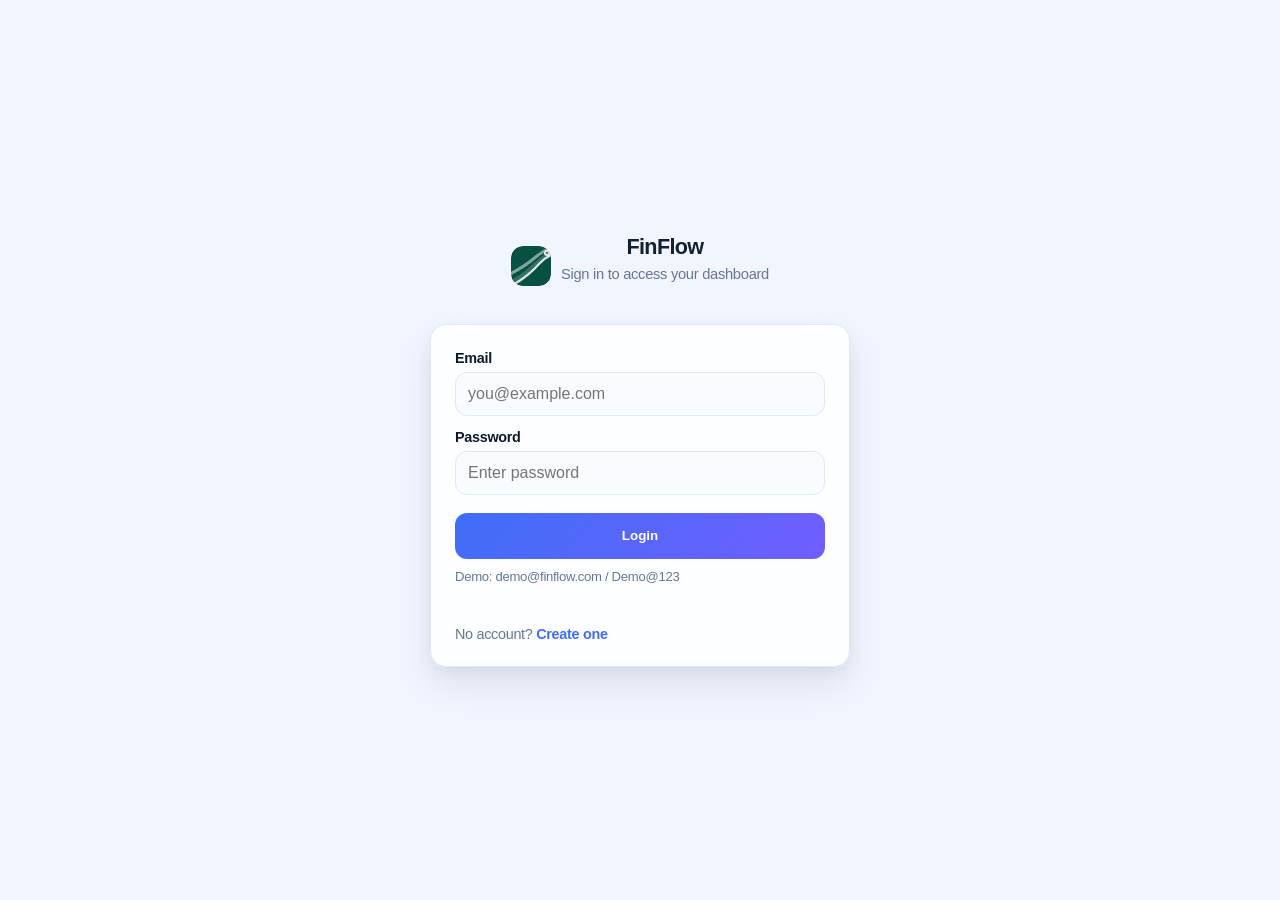
<file: FinFlow-Finance Dashboard/login.html>
<!DOCTYPE html>
<html lang="en">
<head>
  <meta charset="UTF-8" />
  <meta name="viewport" content="width=device-width, initial-scale=1.0" />
  <title>FinFlow | Login</title>
  <link rel="stylesheet" href="style.css" />
  <style>
    body {
      margin: 0;
      min-height: 100vh;
      display: grid;
      place-items: center;
      background: var(--bg-main, #f1f5ff);
      color: var(--text-main, #10182b);
      font-family: "Inter", sans-serif;
      padding: 20px;
    }
    .auth-box {
      width: min(420px, 100%);
      background: var(--surface, #fff);
      border: 1px solid var(--line, #e1e8f5);
      border-radius: 16px;
      box-shadow: var(--shadow-card, 0 18px 40px rgba(20,33,60,.09));
      padding: 24px;
    }
    .auth-title {
      margin: 0;
      font-size: 1.35rem;
      font-weight: 800;
      letter-spacing: -0.03em;
      color: var(--text-primary, #10182b);
    }
    .auth-subtitle {
      margin: 6px 0 16px;
      color: var(--text-muted, #667796);
      font-size: .92rem;
    }
    .brand-lockup {
      display: flex;
      align-items: center;
      justify-content: center;
      gap: 10px;
      margin-bottom: 14px;
    }
    /* Logo mark — replaces the old gradient badge */
    .brand-badge {
      width: 40px;
      height: 40px;
      border-radius: 12px;
      display: grid;
      place-items: center;
      flex: 0 0 auto;
      overflow: hidden;
    }
    .brand-copy {
      text-align: center;
    }
    .form-label {
      font-size: .9rem;
      font-weight: 600;
      margin-bottom: 6px;
      display: inline-block;
    }
    .form-control {
      width: 100%;
      min-height: 44px;
      border-radius: 12px;
      border: 1px solid var(--line, #e1e8f5);
      padding: 0 12px;
      box-sizing: border-box;
      font: inherit;
      background: var(--surface-soft, #f8fbff);
      color: inherit;
      transition: border-color .15s, box-shadow .15s;
    }
    .form-control:focus {
      outline: none;
      border-color: var(--primary, #3f6ef6);
      box-shadow: 0 0 0 4px rgba(63, 110, 246, 0.15);
    }
    /* Field-level validation error state */
    .form-control.field-invalid {
      border-color: #d94e63;
      box-shadow: 0 0 0 3px rgba(217, 78, 99, 0.14);
    }
    .inline-field-error {
      display: block;
      font-size: .8rem;
      color: #d94e63;
      margin-top: 4px;
    }
    .auth-btn {
      width: 100%;
      border: 0;
      min-height: 46px;
      border-radius: 12px;
      font-weight: 700;
      color: #fff;
      margin-top: 18px;
      background: linear-gradient(130deg, var(--primary, #3f6ef6), var(--primary-2, #705eff));
      cursor: pointer;
      transition: opacity .15s;
    }
    .auth-btn:hover { opacity: .9; }
    .auth-meta {
      margin: 12px 0 0;
      color: var(--text-muted, #667796);
      font-size: .9rem;
    }
    .auth-meta a {
      color: var(--primary, #3f6ef6);
      text-decoration: none;
      font-weight: 700;
    }
    .auth-msg {
      min-height: 20px;
      font-size: .88rem;
      margin-top: 10px;
    }
    .auth-msg.error   { color: #d94e63; }
    .auth-msg.success { color: #0f9a75; }
    .auth-hint {
      margin: 10px 0 0;
      font-size: .82rem;
      color: var(--text-muted, #667796);
    }
    .auth-page {
      width: 100%;
      display: flex;
      flex-direction: column;
      align-items: center;
      gap: 12px;
    }
    .brand-top {
      width: min(420px, 100%);
      display: flex;
      justify-content: center;
    }
  </style>
</head>
<body data-page="login">
  <main class="auth-page">
    <div class="brand-top">
      <div class="brand-lockup" aria-label="FinFlow brand">

        <!-- FinFlow Logo Mark (replaces the old gradient FF badge) -->
        <div class="brand-badge" aria-hidden="true">
          <svg width="40" height="40" viewBox="0 0 40 40" xmlns="http://www.w3.org/2000/svg">
            <defs>
              <clipPath id="lmc">
                <rect width="40" height="40" rx="12"/>
              </clipPath>
            </defs>
            <rect width="40" height="40" rx="12" fill="#085041"/>
            <g clip-path="url(#lmc)" fill="none" stroke-linecap="round">
              <path d="M-1 37C9 32,19 24,26 17S37 9,42 6"   stroke="white" stroke-width="4"   opacity="0.18"/>
              <path d="M-1 28C9 23,19 16,26 10S37 3,43 0"   stroke="white" stroke-width="3"   opacity="0.48"/>
              <path d="M2 39C12 33,22 25,28 18S38 10,44 7"  stroke="white" stroke-width="2.2" opacity="0.85"/>
              <circle cx="36" cy="7" r="3" fill="white" opacity="0.92"/>
              <circle cx="36" cy="7" r="1.3" fill="#085041" opacity="0.7"/>
            </g>
          </svg>
        </div>

        <div class="brand-copy">
          <h2 class="auth-title">FinFlow</h2>
          <p class="auth-subtitle">Sign in to access your dashboard</p>
        </div>
      </div>
    </div>

    <section class="auth-box">
      <form id="loginForm" novalidate>
        <div>
          <label for="loginEmail" class="form-label">Email</label>
          <input id="loginEmail" class="form-control" type="email" placeholder="you@example.com" required />
        </div>

        <div style="margin-top:12px;">
          <label for="loginPassword" class="form-label">Password</label>
          <input id="loginPassword" class="form-control" type="password" placeholder="Enter password" required />
        </div>

        <button type="submit" class="auth-btn">Login</button>
        <p class="auth-hint">Demo: demo@finflow.com / Demo@123</p>
        <p id="loginMessage" class="auth-msg"></p>
      </form>

      <p class="auth-meta">No account? <a href="signup.html">Create one</a></p>
    </section>
  </main>

  <script src="auth.js"></script>
</body>
</html>
</file>
<file: FinFlow-Finance Dashboard/style.css>
* {
  margin: 0;
  padding: 0;
  box-sizing: border-box;
}

:root {
  --page-bg: #eef3f9;
  --surface: rgba(255, 255, 255, 0.88);
  --surface-strong: #ffffff;
  --text-primary: #122033;
  --text-secondary: #64748b;
  --border-soft: rgba(15, 23, 42, 0.08);
  --border-strong: rgba(15, 23, 42, 0.14);
  --shadow-lg: 0 18px 45px rgba(15, 23, 42, 0.08);
  --shadow-card: 0 18px 36px rgba(15, 23, 42, 0.08), 0 6px 16px rgba(15, 23, 42, 0.05);
  --shadow-card-hover: 0 26px 46px rgba(15, 23, 42, 0.12), 0 10px 22px rgba(15, 23, 42, 0.07);
  --radius-lg: 20px;
  --radius-md: 14px;
  --radius-sm: 10px;
  --control-bg: rgba(255, 255, 255, 0.62);
  --control-bg-hover: rgba(255, 255, 255, 0.85);
  --table-row-hover: rgba(37, 99, 235, 0.045);
  --accent: #2563eb;
  --accent-2: #10b981;
  --danger: #ef4444;
  --warning: #f59e0b;
}

body.dark-mode {
  --page-bg: #08111f;
  --surface: rgba(12, 20, 34, 0.88);
  --surface-strong: #0f1b2d;
  --text-primary: #ecf2ff;
  --text-secondary: #9fb0c8;
  --border-soft: rgba(148, 163, 184, 0.14);
  --border-strong: rgba(148, 163, 184, 0.24);
  --shadow-lg: 0 18px 45px rgba(0, 0, 0, 0.35);
  --shadow-card: 0 18px 40px rgba(0, 0, 0, 0.3), 0 6px 14px rgba(0, 0, 0, 0.22);
  --shadow-card-hover: 0 26px 48px rgba(0, 0, 0, 0.38), 0 10px 22px rgba(0, 0, 0, 0.26);
  --control-bg: rgba(20, 32, 52, 0.9);
  --control-bg-hover: rgba(28, 44, 70, 0.96);
  --table-row-hover: rgba(96, 165, 250, 0.12);
  --accent: #60a5fa;
  --accent-2: #34d399;
  --danger: #f87171;
  --warning: #fbbf24;
}
.brand-title {
  font-size: 28px;
  font-weight: 700;
  text-align: center;
  margin-bottom: 10px;
  color: #2c3e50; /* change based on your theme */
}

body {
  font-family: "Segoe UI", -apple-system, BlinkMacSystemFont, sans-serif;
  background:
    radial-gradient(circle at -12% -8%, rgba(88, 101, 242, 0.1), transparent 40%),
    radial-gradient(circle at 108% -2%, rgba(56, 189, 248, 0.08), transparent 36%),
    linear-gradient(180deg, #f5f7fc 0%, #eef2fb 100%),
    var(--page-bg);
  color: var(--text-primary);
  min-height: 100vh;
  letter-spacing: -0.3px;
}

.dashboard-layout {
  display: flex;
  min-height: 100vh;
}

/* Sidebar */
.sidebar {
  width: 295px;
  min-height: 100vh;
  background:
    radial-gradient(circle at 0% 0%, rgba(124, 58, 237, 0.2), transparent 38%),
    radial-gradient(circle at 100% 100%, rgba(37, 99, 235, 0.18), transparent 44%),
    linear-gradient(180deg, #090f2a 0%, #090d24 58%, #070b1e 100%);
  color: #fff;
  padding: 30px 22px;
  position: sticky;
  top: 0;
  box-shadow: 14px 0 48px rgba(0, 0, 0, 0.24), 8px 0 20px rgba(37, 99, 235, 0.08);
  display: flex;
  flex-direction: column;
  justify-content: space-between;
}

.sidebar-brand {
  display: flex;
  align-items: center;
  gap: 14px;
}

.brand-mark {
  width: 50px;
  height: 50px;
  border-radius: 14px;
  display: grid;
  place-items: center;
  font-size: 22px;
  background: linear-gradient(
    135deg,
    #60a5fa 0%,
    #34d399 100%
  );
  color: #fff;
  font-weight: 900;
  letter-spacing: 0.05em;
  box-shadow: 0 12px 24px rgba(37, 99, 235, 0.36), 0 4px 8px rgba(52, 211, 153, 0.18);
  border: 1px solid rgba(255, 255, 255, 0.12);
}

.logo {
  font-size: 30px;
  font-weight: 800;
  margin-bottom: 4px;
  line-height: 1.05;
  letter-spacing: -0.03em;
}

.sidebar-section-label {
  font-size: 12px;
  text-transform: uppercase;
  letter-spacing: 0.1em;
  color: rgba(187, 200, 224, 0.55);
  font-weight: 700;
  padding: 8px 10px 10px;
}

.sidebar-section-label--spaced {
  margin-top: 12px;
}

.sidebar-note,
.sidebar-footer-label {
  color: rgba(226, 232, 240, 0.7);
  margin-bottom: 0;
  font-size: 13px;
  line-height: 1.35;
}

.sidebar-line {
  border-color: rgba(255, 255, 255, 0.12);
  margin: 22px 0;
}

.sidebar-menu {
  list-style: none;
  padding-left: 0;
  margin-bottom: 22px;
}

.menu-item {
  width: 100%;
  display: flex;
  align-items: center;
  justify-content: flex-start;
  gap: 12px;
  padding: 12px 14px;
  border-radius: 12px;
  margin-bottom: 8px;
  cursor: pointer;
  transition: all 0.28s cubic-bezier(0.2, 0.8, 0.2, 1);
  color: #d8e3f0;
  font-size: 15px;
  font-weight: 700;
  letter-spacing: -0.01em;
  background: transparent;
  border: 1px solid transparent;
}

.menu-item i {
  width: 18px;
  font-size: 15px;
  opacity: 0.92;
  text-align: center;
}

.menu-item:hover {
  background: linear-gradient(90deg, rgba(96, 165, 250, 0.18), rgba(125, 211, 252, 0.08));
  color: #a5d8ff;
  transform: translateX(4px);
  border: 1px solid rgba(125, 211, 252, 0.18);
}

.menu-item.active {
  background: linear-gradient(90deg, rgba(96, 165, 250, 0.25), rgba(125, 211, 252, 0.1));
  color: #7dd3fc;
  box-shadow: inset 0 0 0 1.2px rgba(125, 211, 252, 0.34), 0 6px 16px rgba(96, 165, 250, 0.18);
  border: 1px solid rgba(125, 211, 252, 0.32);
}

.menu-item.active i {
  opacity: 1;
}

.sidebar-profile {
  display: flex;
  align-items: center;
  gap: 12px;
}

.sidebar-profile-avatar {
  width: 40px;
  height: 40px;
  border-radius: 50%;
  display: grid;
  place-items: center;
  color: #fff;
  font-size: 13px;
  font-weight: 800;
  background: linear-gradient(135deg, #6366f1, #4f46e5);
}

.sidebar-profile-name {
  margin: 0;
  color: #e4eaff;
  font-size: 20px;
  font-weight: 700;
  line-height: 1.15;
}

.sidebar-profile-plan {
  margin: 2px 0 0;
  color: rgba(191, 202, 229, 0.74);
  font-size: 13px;
}

.sidebar-profile-arrow {
  margin-left: auto;
  color: rgba(168, 184, 221, 0.8);
}

/* Main content */
.main-content {
  flex: 1;
  padding: 34px 44px 44px;
}

.content-wrapper {
  max-width: 1920px;
  margin: 0 auto;
}

/* Topbar */
.topbar {
  display: grid;
  grid-template-columns: 1fr;
  gap: 22px;
  margin-bottom: 34px;
}

.topbar-copy {
  order: 2;
}

.page-title {
  font-size: clamp(2.35rem, 2.9vw, 3.15rem);
  font-weight: 900;
  letter-spacing: -0.02em;
  line-height: 1.15;
  margin-bottom: 10px;
  background: linear-gradient(135deg, var(--text-primary), color-mix(in srgb, var(--text-primary) 78%, #6b7280));
  -webkit-background-clip: text;
  -webkit-text-fill-color: transparent;
  background-clip: text;
}

.page-subtitle {
  color: var(--text-secondary);
  font-size: 18px;
  line-height: 1.7;
  margin-bottom: 0;
  max-width: 65ch;
  font-weight: 400;
}

.topbar-actions {
  display: flex;
  align-items: center;
  justify-content: space-between;
  gap: 12px;
  order: 1;
  padding: 0;
}

.topbar-cta {
  display: flex;
  align-items: center;
  gap: 10px;
}

.search-shell {
  display: flex;
  align-items: center;
  gap: 10px;
  width: min(460px, 100%);
  padding: 0 18px;
  border-radius: var(--radius-md);
  background: linear-gradient(135deg, rgba(255, 255, 255, 0.94), rgba(255, 255, 255, 0.88));
  border: 1.2px solid rgba(255, 255, 255, 0.7);
  box-shadow: 0 12px 28px rgba(15, 23, 42, 0.1), 0 2px 4px rgba(15, 23, 42, 0.04);
  transition: border-color 0.28s ease, box-shadow 0.28s ease, transform 0.28s ease;
}

.search-shell i {
  color: var(--text-secondary);
}

.search-shell:focus-within {
  border-color: rgba(37, 99, 235, 0.5);
  box-shadow: 0 18px 36px rgba(37, 99, 235, 0.18), 0 4px 8px rgba(37, 99, 235, 0.08);
  transform: translateY(-2px);
}

.search-box {
  width: 100%;
  border: 0;
  background: transparent;
  padding: 14px 0;
  box-shadow: none;
  color: var(--text-primary);
}

.search-box:focus {
  box-shadow: none;
}

.icon-btn {
  width: 48px;
  height: 48px;
  display: grid;
  place-items: center;
  border-radius: var(--radius-md);
  background: linear-gradient(135deg, rgba(255, 255, 255, 0.8), rgba(255, 255, 255, 0.7));
  border: 1.2px solid rgba(255, 255, 255, 0.6);
  color: var(--text-secondary);
  transition: all 0.28s cubic-bezier(0.2, 0.8, 0.2, 1);
}

.icon-btn:hover {
  background: linear-gradient(135deg, rgba(255, 255, 255, 0.95), rgba(255, 255, 255, 0.85));
  border-color: rgba(255, 255, 255, 0.8);
  color: var(--text-primary);
  transform: translateY(-2px);
  box-shadow: 0 10px 20px rgba(15, 23, 42, 0.1);
}

.icon-btn-notify {
  position: relative;
}

.icon-btn-notify::after {
  content: "";
  position: absolute;
  top: 10px;
  right: 12px;
  width: 8px;
  height: 8px;
  border-radius: 50%;
  background: #ef4444;
  box-shadow: 0 0 0 2px #e9edf8;
}

/* Cards */
.dashboard-card {
  border: none;
  border-radius: 20px;
  box-shadow: 0 16px 40px rgba(15, 23, 42, 0.1), 0 2px 4px rgba(15, 23, 42, 0.05);
  background:
    linear-gradient(135deg, rgba(255, 255, 255, 0.95), rgba(255, 255, 255, 0.88)),
    linear-gradient(180deg, rgba(255, 255, 255, 0.6), rgba(255, 255, 255, 0.3));
  padding: 28px;
  border: 1.2px solid rgba(255, 255, 255, 0.7);
  backdrop-filter: blur(16px);
  transition: transform 0.28s cubic-bezier(0.2, 0.8, 0.2, 1), box-shadow 0.28s ease, border-color 0.28s ease;
}

.dashboard-card:hover {
  transform: translateY(-4px);
  box-shadow: 0 24px 56px rgba(15, 23, 42, 0.15), 0 4px 8px rgba(15, 23, 42, 0.08);
  border-color: rgba(255, 255, 255, 0.85);
}

.stat-card h6 {
  font-size: 12px;
  margin-bottom: 12px;
  color: color-mix(in srgb, var(--text-secondary) 85%, #ffffff 15%);
  letter-spacing: 0.06em;
  text-transform: uppercase;
  font-weight: 700;
}

.stat-card h4 {
  font-size: 44px;
  font-weight: 900;
  margin-bottom: 14px;
  color: var(--text-primary);
  line-height: 1.1;
  letter-spacing: -0.01em;
}

.stat-card small {
  font-size: 14px;
  color: var(--text-secondary);
  line-height: 1.6;
  font-weight: 400;
}

.stat-icon {
  width: 60px;
  height: 60px;
  border-radius: 15px;
  display: grid;
  place-items: center;
  margin-bottom: 20px;
  color: #fff;
  font-size: 26px;
  background: linear-gradient(135deg, var(--accent), #8b5cf6);
  box-shadow: 0 12px 28px rgba(37, 99, 235, 0.28), 0 4px 10px rgba(139, 92, 246, 0.15);
  border: 1px solid rgba(255, 255, 255, 0.1);
}

.stat-card {
  position: relative;
  overflow: hidden;
  padding: 24px 24px 22px;
}

.stat-card::after {
  content: "";
  position: absolute;
  left: 0;
  top: 0;
  width: 100%;
  height: 3px;
  background: linear-gradient(90deg, rgba(37, 99, 235, 0.65), rgba(16, 185, 129, 0.45));
  opacity: 0.8;
}

.stat-card h4 {
  font-size: 41px;
}

.stat-card small {
  font-size: 13px;
}

.stat-card--income .stat-icon {
  background: linear-gradient(135deg, #10b981, #34d399);
  box-shadow: 0 12px 28px rgba(16, 185, 129, 0.3), 0 4px 10px rgba(52, 211, 153, 0.18);
}

.stat-card--expense .stat-icon {
  background: linear-gradient(135deg, #ef4444, #f97316);
  box-shadow: 0 12px 28px rgba(239, 68, 68, 0.28), 0 4px 10px rgba(249, 115, 22, 0.16);
}

.stat-card--savings .stat-icon {
  background: linear-gradient(135deg, #06b6d4, #14b8a6);
  box-shadow: 0 12px 28px rgba(6, 182, 212, 0.28), 0 4px 10px rgba(20, 184, 166, 0.16);
}

/* Sections */
.section-header {
  display: flex;
  justify-content: space-between;
  align-items: center;
  margin-bottom: 22px;
  gap: 12px;
  flex-wrap: wrap;
}

.section-title {
  font-size: 34px;
  font-weight: 900;
  letter-spacing: -0.015em;
  background: linear-gradient(135deg, var(--text-primary), color-mix(in srgb, var(--text-primary) 80%, #6b7280));
  -webkit-background-clip: text;
  -webkit-text-fill-color: transparent;
  background-clip: text;
}

.transaction-card .section-title {
  font-size: 26px;
}

.section-chip {
  display: inline-flex;
  align-items: center;
  padding: 7px 14px;
  border-radius: 999px;
  background: linear-gradient(135deg, rgba(37, 99, 235, 0.12), rgba(59, 130, 246, 0.08));
  color: var(--accent);
  font-size: 14px;
  font-weight: 700;
  border: 1.2px solid rgba(37, 99, 235, 0.3);
  backdrop-filter: blur(8px);
  letter-spacing: 0.02em;
}

.chart-card {
  min-height: 510px;
  margin-bottom: 28px !important;
  position: relative;
  overflow: hidden;
}

.chart-card::before {
  content: "";
  position: absolute;
  inset: 0;
  background:
    radial-gradient(circle at 50% 20%, rgba(37, 99, 235, 0.12), transparent 35%),
    linear-gradient(180deg, rgba(37, 99, 235, 0.08), transparent 40%);
  pointer-events: none;
}

.chart-wrap {
  height: 390px;
  padding: 16px 8px 0;
  position: relative;
  z-index: 1;
}

.quick-stats-card {
  padding: 24px;
}

.quick-stats-card .section-title {
  font-size: 34px;
}

.quick-stats-list {
  list-style: none;
  margin: 0;
  padding: 0;
}

.quick-stats-list li {
  display: flex;
  justify-content: space-between;
  align-items: center;
  padding: 14px 0;
  border-bottom: 1px solid rgba(148, 163, 184, 0.22);
  font-size: 16px;
  color: #6b7280;
}

.quick-stats-list li:last-child {
  border-bottom: 0;
}

.quick-stats-list strong {
  color: #1f2937;
  font-size: 28px;
  font-weight: 800;
}

/* Table */
.transaction-card {
  padding-top: 26px;
}

.transaction-controls {
  display: flex;
  gap: 12px;
  align-items: center;
  flex-wrap: wrap;
}

.filter-group .btn {
  border-radius: 999px;
  padding: 0.62rem 1.24rem;
  border-color: rgba(255, 255, 255, 0.5);
  background: linear-gradient(135deg, rgba(255, 255, 255, 0.7), rgba(255, 255, 255, 0.6));
  color: var(--text-secondary);
  font-weight: 700;
  font-size: 14px;
  transition: all 0.28s cubic-bezier(0.2, 0.8, 0.2, 1);
  backdrop-filter: blur(8px);
}

.filter-group .btn:hover {
  border-color: rgba(255, 255, 255, 0.7);
  color: var(--text-primary);
  background: linear-gradient(135deg, rgba(255, 255, 255, 0.85), rgba(255, 255, 255, 0.75));
  transform: translateY(-2px);
  box-shadow: 0 8px 16px rgba(37, 99, 235, 0.12);
}

.filter-group .btn.active {
  background: linear-gradient(135deg, var(--accent), #0891b2);
  color: #fff;
  border-color: transparent;
  box-shadow: 0 12px 28px rgba(37, 99, 235, 0.32), inset 0 1px 0 rgba(255, 255, 255, 0.2);
  font-weight: 800;
}

.custom-table thead th {
  font-size: 13px;
  text-transform: uppercase;
  color: color-mix(in srgb, var(--text-secondary) 85%, var(--text-primary) 15%);
  border-bottom: 1.5px solid rgba(37, 99, 235, 0.12);
  padding-bottom: 22px;
  letter-spacing: 0.05em;
  font-weight: 800;
}

.custom-table tbody tr {
  transition: background-color 0.2s ease;
}

.custom-table tbody tr:hover {
  background-color: var(--table-row-hover);
}

.custom-table tbody td {
  padding-top: 22px;
  padding-bottom: 22px;
  vertical-align: middle;
  border-color: rgba(37, 99, 235, 0.08);
  font-size: 16px;
  font-weight: 500;
}

.custom-table tbody td:first-child {
  display: grid;
  grid-template-columns: 40px minmax(0, 1fr);
  grid-template-rows: auto auto;
  column-gap: 14px;
  row-gap: 3px;
  align-items: center;
}

.custom-table tbody td:first-child::before {
  content: "\f0c0";
  grid-column: 1;
  grid-row: 1 / span 2;
  width: 40px;
  height: 40px;
  border-radius: 50%;
  display: grid;
  place-items: center;
  font-family: "Font Awesome 6 Free";
  font-weight: 900;
  font-size: 14px;
  color: var(--accent);
  background: linear-gradient(135deg, rgba(37, 99, 235, 0.14), rgba(59, 130, 246, 0.08));
  border: 1px solid rgba(37, 99, 235, 0.14);
  box-shadow: 0 8px 18px rgba(37, 99, 235, 0.08);
}

.custom-table tbody td:first-child .fw-semibold {
  grid-column: 2;
  grid-row: 1;
  margin: 0;
  font-size: 16px;
  line-height: 1.2;
}

.custom-table tbody td:first-child small {
  grid-column: 2;
  grid-row: 2;
  display: block;
  margin: 0;
  font-size: 13px;
  line-height: 1.3;
}

.amount-positive {
  color: #16a34a;
  font-weight: 700;
}

.amount-negative {
  color: #dc2626;
  font-weight: 700;
}

.transaction-actions .btn {
  border-radius: var(--radius-md);
}

.badge-status {
  border-radius: 999px;
  padding: 0.5rem 0.84rem;
  font-weight: 700;
  border: 1.2px solid transparent;
  font-size: 13px;
  letter-spacing: 0.01em;
}

body.dark-mode .quick-stats-list li {
  border-bottom-color: rgba(96, 165, 250, 0.2);
  color: #b7c5da;
}

body.dark-mode .quick-stats-list strong {
  color: #f3f7ff;
}

body.dark-mode .custom-table tbody td:first-child::before {
  color: #dbeafe;
  background: linear-gradient(135deg, rgba(96, 165, 250, 0.22), rgba(96, 165, 250, 0.12));
  border-color: rgba(96, 165, 250, 0.24);
  box-shadow: 0 8px 18px rgba(2, 6, 23, 0.22);
}

.badge-completed {
  background: linear-gradient(135deg, rgba(22, 163, 74, 0.16), rgba(52, 211, 153, 0.08));
  color: #156542;
  border-color: rgba(22, 163, 74, 0.32);
}

.badge-pending {
  background: linear-gradient(135deg, rgba(245, 158, 11, 0.16), rgba(251, 191, 36, 0.08));
  color: #a16207;
  border-color: rgba(245, 158, 11, 0.32);
}

.badge-expense {
  background: linear-gradient(135deg, rgba(239, 68, 68, 0.16), rgba(249, 115, 22, 0.08));
  color: #9a1c1c;
  border-color: rgba(239, 68, 68, 0.32);
}

/* Buttons */
.btn-primary {
  background: linear-gradient(135deg, #2563eb, #0891b2);
  border: none;
  border-radius: var(--radius-md);
  font-weight: 800;
  font-size: 15px;
  padding: 0.72rem 1.45rem;
  box-shadow: 0 14px 32px rgba(37, 99, 235, 0.3), 0 4px 8px rgba(0, 0, 0, 0.08);
  transition: transform 0.28s cubic-bezier(0.2, 0.8, 0.2, 1), box-shadow 0.28s ease;
  border: 1px solid rgba(255, 255, 255, 0.15);
}

.btn-primary:hover {
  transform: translateY(-3px);
  box-shadow: 0 20px 40px rgba(37, 99, 235, 0.36), 0 6px 12px rgba(0, 0, 0, 0.1);
}

.btn-outline-secondary {
  border-color: var(--border-soft);
  color: var(--text-secondary);
  font-size: 15px;
}

.btn-outline-secondary:hover {
  border-color: var(--border-strong);
  color: var(--text-primary);
}

.btn-light {
  background: rgba(255, 255, 255, 0.85);
  border-color: var(--border-soft);
  border-radius: var(--radius-md);
}

.btn-sm {
  padding: 0.52rem 0.92rem;
  font-size: 14px;
}

.modal-card {
  border-radius: 22px;
  border: 1px solid var(--border-soft);
  background: var(--surface-strong);
  box-shadow: var(--shadow-lg);
}

.modal-title {
  font-weight: 700;
}

.modal-subtitle {
  color: var(--text-secondary);
  margin-bottom: 0;
  font-size: 14px;
}

.form-control,
.form-select {
  border-radius: var(--radius-md);
  border-color: rgba(255, 255, 255, 0.5);
  background-color: var(--surface-strong);
  font-weight: 500;
  transition: all 0.28s ease;
}

.form-control:focus,
.form-select:focus {
  border-color: rgba(37, 99, 235, 0.6);
  box-shadow: 0 0 0 0.3rem rgba(37, 99, 235, 0.15);
}

.empty-state {
  color: var(--text-secondary);
}

/* Dark mode readability and component parity */
body.dark-mode {
  color: var(--text-primary);
}

body.dark-mode .page-subtitle,
body.dark-mode .modal-subtitle,
body.dark-mode .sidebar-note,
body.dark-mode .sidebar-footer-label,
body.dark-mode .stat-card small,
body.dark-mode .empty-state,
body.dark-mode .text-muted {
  color: #b6c3d8 !important;
}

body.dark-mode .stat-card h6 {
  color: #c6d4e8;
}

body.dark-mode .page-title,
body.dark-mode .section-title {
  background: linear-gradient(135deg, #f3f7ff, #cbd5e1);
  -webkit-background-clip: text;
  -webkit-text-fill-color: transparent;
  background-clip: text;
}

body.dark-mode .dashboard-card,
body.dark-mode .modal-card {
  background: linear-gradient(135deg, rgba(11, 22, 38, 0.95), rgba(8, 16, 28, 0.92));
  border-color: rgba(96, 165, 250, 0.22);
  box-shadow: 0 16px 40px rgba(0, 0, 0, 0.4), 0 2px 4px rgba(0, 0, 0, 0.15);
}

body.dark-mode .search-shell {
  background: linear-gradient(135deg, rgba(20, 35, 55, 0.96), rgba(15, 27, 45, 0.92));
  border-color: rgba(96, 165, 250, 0.28);
  box-shadow: 0 14px 32px rgba(0, 0, 0, 0.42), 0 2px 4px rgba(0, 0, 0, 0.12);
}

body.dark-mode .search-shell:focus-within {
  border-color: rgba(96, 165, 250, 0.56);
  box-shadow: 0 18px 40px rgba(96, 165, 250, 0.22), 0 4px 8px rgba(0, 0, 0, 0.16);
}

body.dark-mode .icon-btn,
body.dark-mode .btn-light {
  background: linear-gradient(135deg, rgba(25, 40, 65, 0.92), rgba(20, 32, 52, 0.88));
  border-color: rgba(96, 165, 250, 0.26);
  color: #cfe4ff;
  box-shadow: 0 8px 16px rgba(0, 0, 0, 0.25);
}

body.dark-mode .icon-btn:hover,
body.dark-mode .btn-light:hover {
  background: linear-gradient(135deg, rgba(32, 50, 80, 0.96), rgba(28, 44, 70, 0.92));
  border-color: rgba(96, 165, 250, 0.38);
  color: #e8f2ff;
  box-shadow: 0 12px 24px rgba(96, 165, 250, 0.15);
}

body.dark-mode .btn-outline-secondary {
  background: linear-gradient(135deg, rgba(25, 40, 65, 0.88), rgba(20, 32, 52, 0.84));
  border-color: rgba(96, 165, 250, 0.24);
  color: #a5d8ff;
  font-weight: 700;
}

body.dark-mode .btn-outline-secondary:hover {
  background: linear-gradient(135deg, rgba(32, 50, 80, 0.94), rgba(28, 44, 70, 0.92));
  border-color: rgba(96, 165, 250, 0.42);
  color: #d4eaff;
}

body.dark-mode .custom-table {
  --bs-table-bg: transparent;
  --bs-table-striped-bg: transparent;
  --bs-table-hover-bg: transparent;
  --bs-table-color: #dbe7fb;
  color: #dbe7fb;
}

body.dark-mode .custom-table thead th {
  color: #b7c5da;
  border-bottom-color: rgba(148, 163, 184, 0.26);
}

body.dark-mode .custom-table tbody td {
  color: #dbe7fb;
  border-color: rgba(148, 163, 184, 0.16);
}

body.dark-mode .custom-table tbody tr:hover {
  background-color: var(--table-row-hover);
}

body.dark-mode .amount-positive {
  color: #4ade80;
}

body.dark-mode .amount-negative {
  color: #f87171;
}

body.dark-mode .badge-completed {
  background: rgba(34, 197, 94, 0.2);
  color: #86efac;
  border-color: rgba(74, 222, 128, 0.34);
}

body.dark-mode .badge-pending {
  background: rgba(245, 158, 11, 0.22);
  color: #fcd34d;
  border-color: rgba(252, 211, 77, 0.32);
}

body.dark-mode .badge-expense {
  background: rgba(239, 68, 68, 0.22);
  color: #fca5a5;
  border-color: rgba(252, 165, 165, 0.32);
}

body.dark-mode .form-control,
body.dark-mode .form-select {
  background-color: rgba(15, 28, 46, 0.96);
  border-color: rgba(96, 165, 250, 0.28);
  color: #e6efff;
  font-weight: 500;
}

body.dark-mode .form-control::placeholder {
  color: #9aaac0;
}

body.dark-mode .form-control:focus,
body.dark-mode .form-select:focus {
  border-color: rgba(96, 165, 250, 0.6);
  box-shadow: 0 0 0 0.3rem rgba(96, 165, 250, 0.2);
}

body.dark-mode .btn-close {
  filter: invert(1) grayscale(1) brightness(1.5);
}

.sidebar-footer {
  margin-top: auto;
  padding-top: 22px;
  border-top: 1px solid rgba(255, 255, 255, 0.1);
}

/* Responsive */
@media (max-width: 992px) {
  .sidebar {
    width: 270px;
    padding: 26px 18px;
  }

  .main-content {
    padding: 28px 24px 34px;
  }

  .page-title {
    font-size: 40px;
  }

  .stat-card h4 {
    font-size: 30px;
  }

  .chart-card {
    min-height: 380px;
  }

  .chart-wrap {
    height: 300px;
  }

  .topbar-actions {
    flex-direction: column;
    align-items: stretch;
  }

  .topbar-cta {
    justify-content: flex-end;
  }

  .search-shell {
    width: 100%;
  }
}

@media (max-width: 768px) {
  .dashboard-layout {
    flex-direction: column;
  }

  .sidebar {
    width: 100%;
    min-height: auto;
    position: static;
    border-radius: 0 0 24px 24px;
    padding: 22px 16px;
  }

  .topbar {
    gap: 14px;
    margin-bottom: 22px;
  }

  .topbar-actions {
    justify-content: flex-start;
    width: 100%;
  }

  .topbar-cta {
    justify-content: flex-start;
    flex-wrap: wrap;
  }

  .search-box {
    width: 100%;
  }

  .main-content {
    flex: 1;
    padding: 22px 16px 28px;
  }

  .content-wrapper {
    max-width: 100%;
    margin: 0;
  }

  .page-title {
    font-size: 34px;
  }

  .section-header {
    flex-direction: column;
    align-items: flex-start;
    gap: 10px;
  }

  .transaction-controls {
    width: 100%;
  }

  .filter-group {
    width: 100%;
  }

  .filter-group .btn {
    flex: 1;
  }

  .chart-card {
    min-height: 330px;
  }

  .chart-wrap {
    height: 240px;
  }
}

@media (max-width: 576px) {
  .main-content {
    padding: 16px 12px 24px;
  }

  .search-shell {
    width: 100%;
  }

  .dashboard-card {
    padding: 18px;
  }

  .brand-mark {
    width: 40px;
    height: 40px;
    font-size: 0.86rem;
  }

  .logo {
    font-size: 26px;
  }

  .menu-item {
    padding: 11px 12px;
    font-size: 14px;
  }

  .chart-wrap {
    height: 220px;
  }

  .section-title {
    font-size: 19px;
  }

  .filter-group {
    gap: 6px;
    display: flex;
  }

  .filter-group .btn {
    padding: 0.5rem 0.6rem;
    font-size: 0.85rem;
  }
}

/* ─── Auth: Field-level validation styles ─────────────────────────────────── */
/* These are used by auth.js to highlight invalid inputs inline                */

.form-control.field-invalid {
  border-color: #d94e63 !important;
  box-shadow: 0 0 0 3px rgba(217, 78, 99, 0.14) !important;
}

.inline-field-error {
  display: block;
  font-size: 0.8rem;
  color: #d94e63;
  margin-top: 4px;
}
</file>
